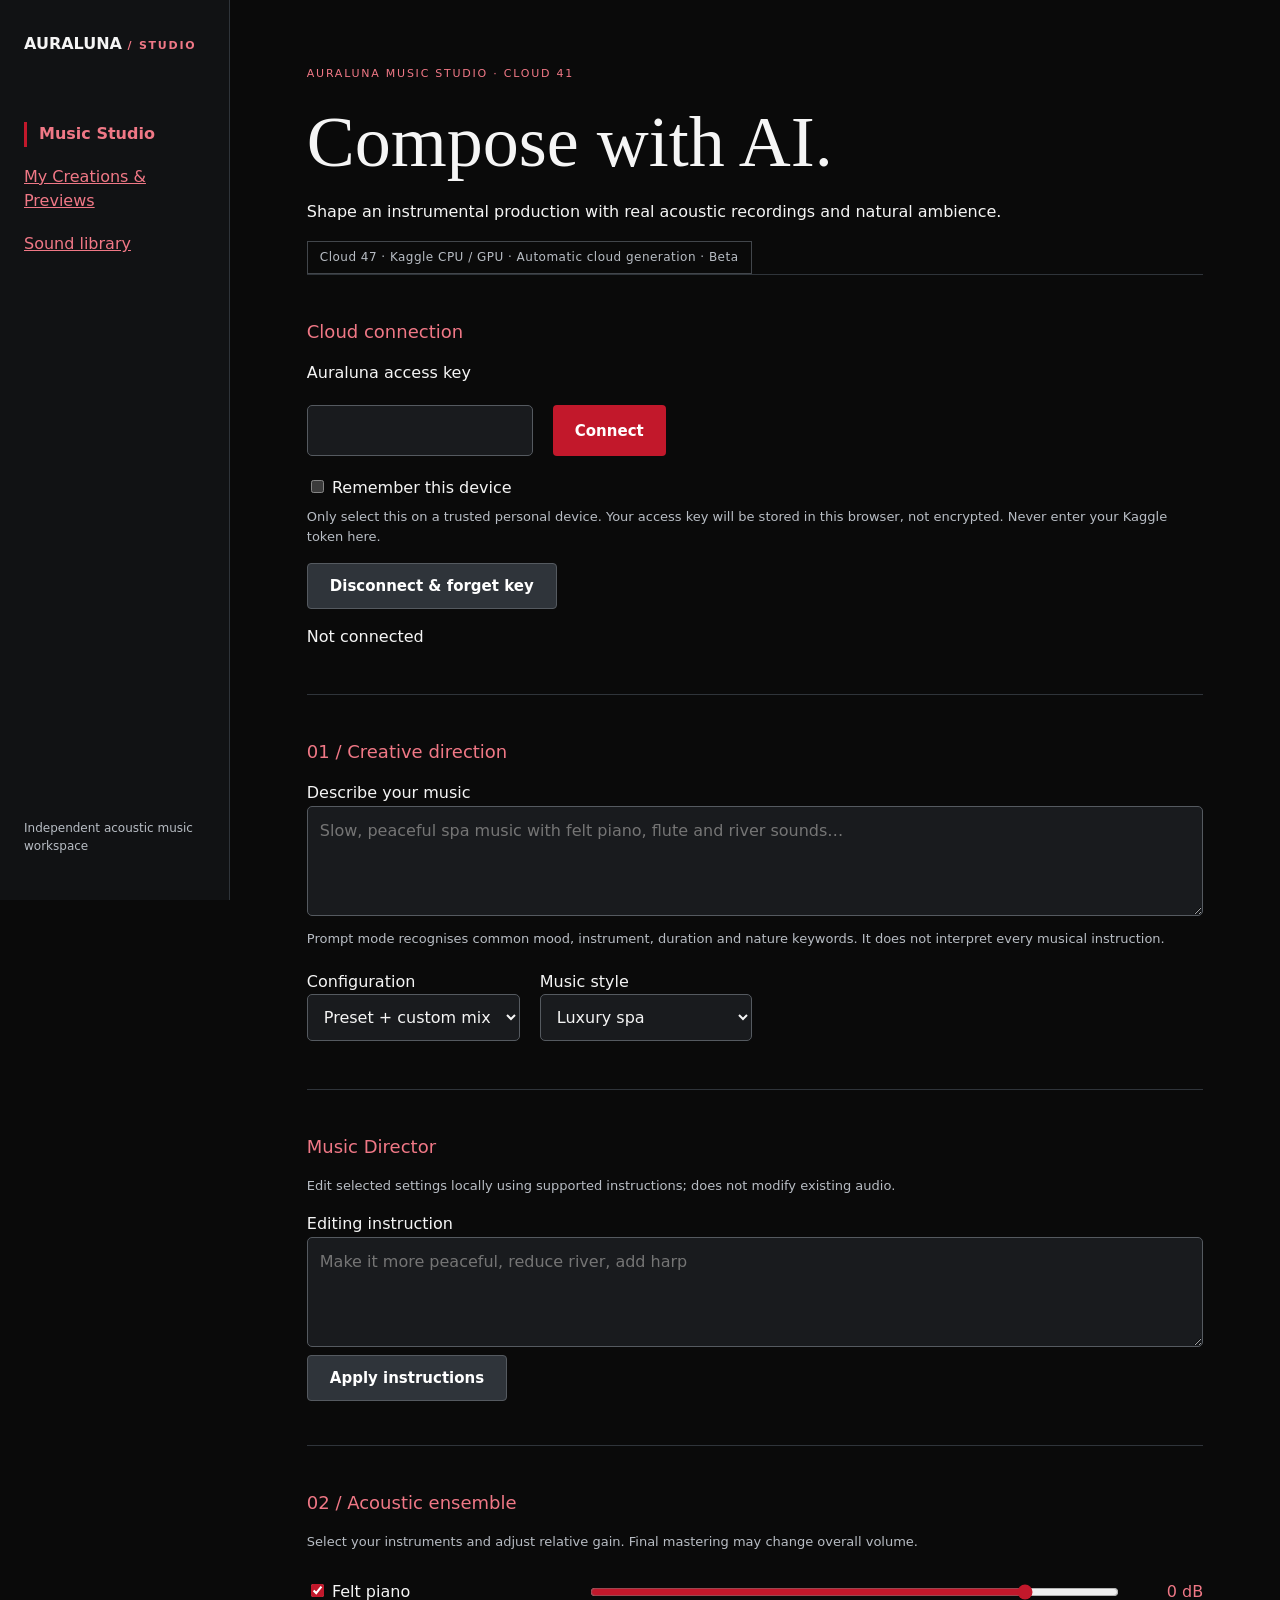
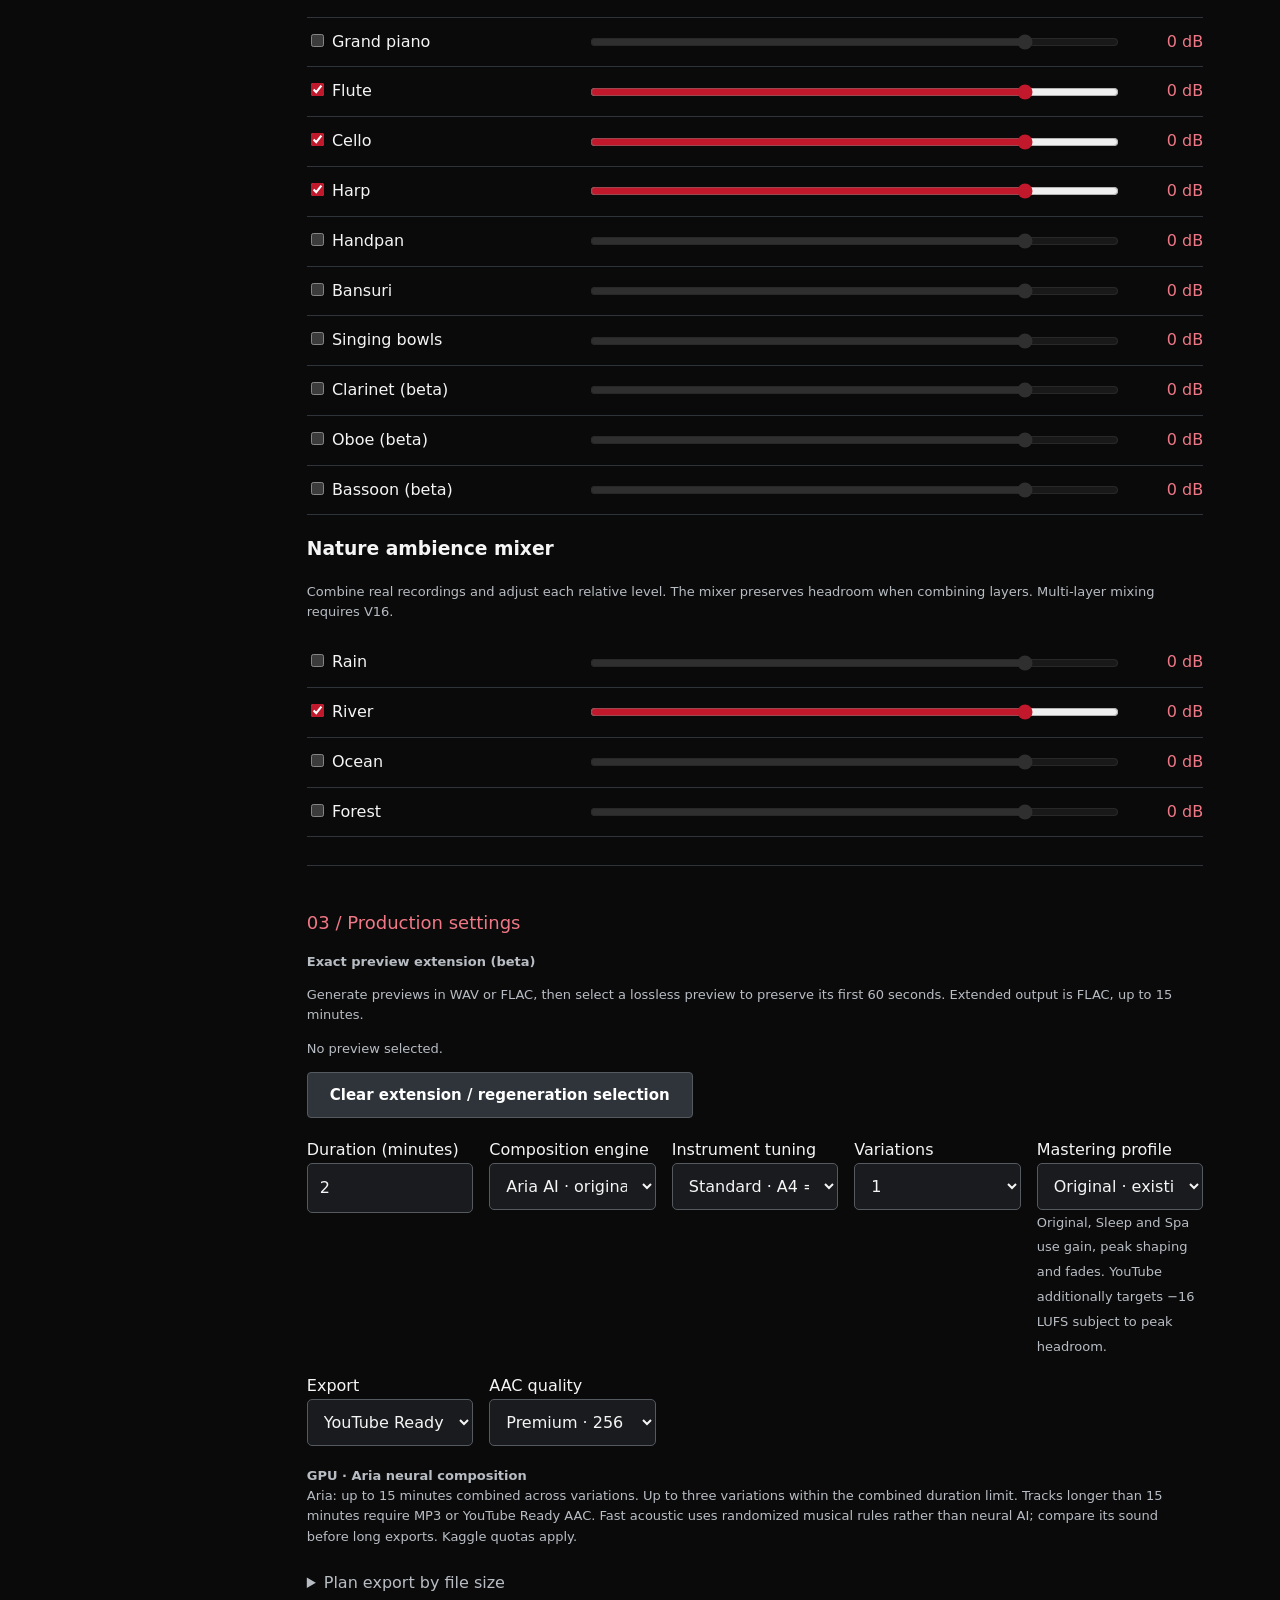
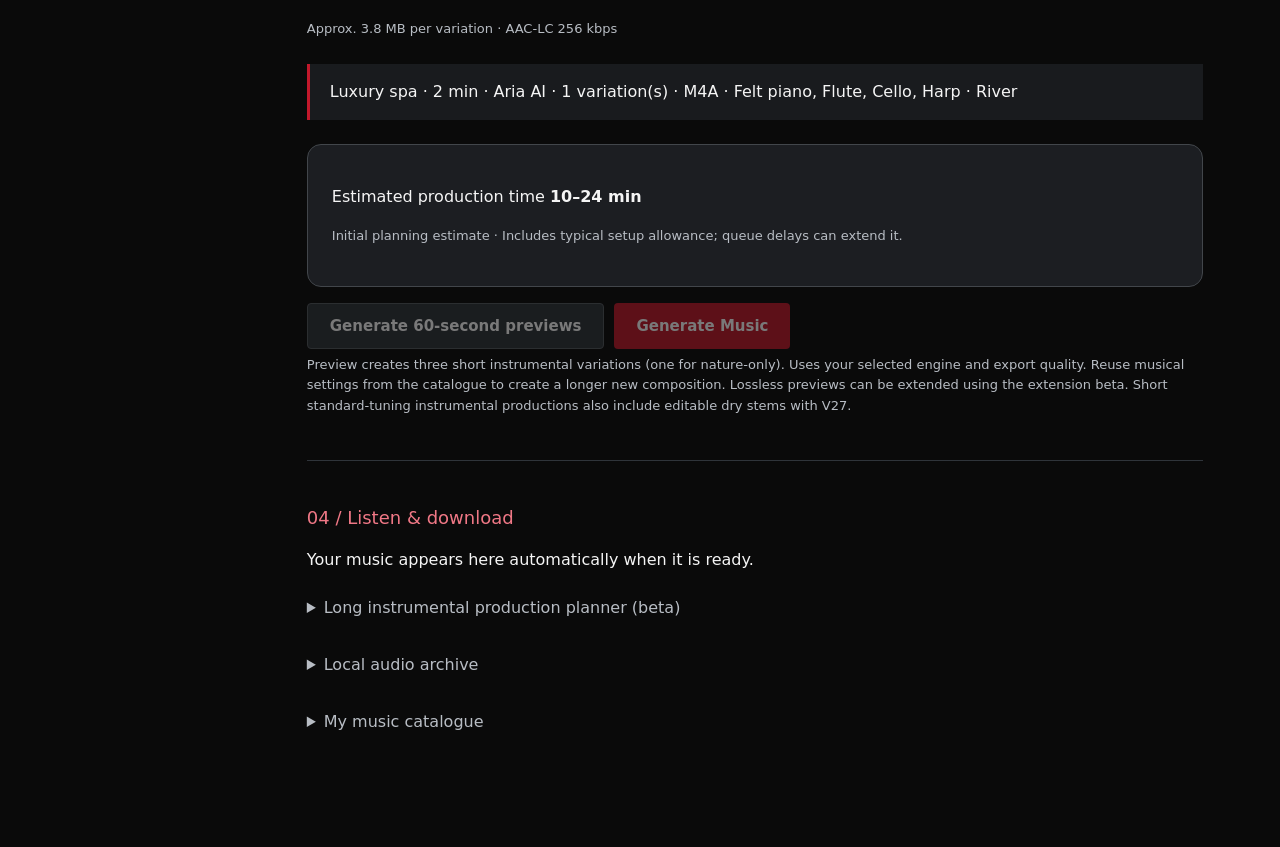
<file: index.html>
<!doctype html>
<html lang="en"><head><meta charset="utf-8"><meta name="viewport" content="width=device-width,initial-scale=1"><title>Auraluna Music Studio — Cloud 47</title><link rel="stylesheet" href="style.css"><link rel="stylesheet" href="src/v9-studio.css?v=cloud47"></head>
<body><aside><strong>AURALUNA <small>/ STUDIO</small></strong><nav><a href="index.html" aria-current="page">Music Studio</a><a href="index.html#listen">My Creations &amp; Previews</a><a href="library.html">Sound library</a></nav><p>Independent acoustic music workspace</p></aside>
<main class="v9-main"><header><span>AURALUNA MUSIC STUDIO · CLOUD 41</span><h1>Compose with AI.</h1><p>Shape an instrumental production with real acoustic recordings and natural ambience.</p><div class="v9-status">Cloud 47 · Kaggle CPU / GPU · Automatic cloud generation · Beta</div></header>
<section><h2>Cloud connection</h2><div id="credentials"><label for="access-key">Auraluna access key</label><div class="controls"><input id="access-key" type="password" autocomplete="off"><button type="button" id="connect">Connect</button></div><label><input type="checkbox" id="remember-device"> Remember this device</label><p class="hint">Only select this on a trusted personal device. Your access key will be stored in this browser, not encrypted. Never enter your Kaggle token here.</p></div><button type="button" id="disconnect" class="v9-secondary">Disconnect &amp; forget key</button><p id="cloud-status" role="status">Not connected</p></section><form id="v9-form"><section><h2>01 / Creative direction</h2><label for="prompt">Describe your music</label><textarea id="prompt" maxlength="2000" placeholder="Slow, peaceful spa music with felt piano, flute and river sounds…"></textarea><p class="hint">Prompt mode recognises common mood, instrument, duration and nature keywords. It does not interpret every musical instruction.</p><div class="controls"><label>Configuration<select id="mode"><option value="manual">Preset + custom mix</option><option value="prompt">Infer from prompt</option></select></label><label>Music style<select id="preset"></select></label></div></section>
<section><h2>Music Director</h2><p class="hint">Edit selected settings locally using supported instructions; does not modify existing audio.</p><label for="director-prompt">Editing instruction</label><textarea id="director-prompt" maxlength="1000" placeholder="Make it more peaceful, reduce river, add harp"></textarea><button type="button" id="director-apply" class="v9-secondary">Apply instructions</button><p id="director-status" role="status"></p></section><section id="mix-section"><h2>02 / Acoustic ensemble</h2><p class="hint">Select your instruments and adjust relative gain. Final mastering may change overall volume.</p><div id="instrument-mixer"></div><h3>Nature ambience mixer</h3><p class="hint">Combine real recordings and adjust each relative level. The mixer preserves headroom when combining layers. Multi-layer mixing requires V16.</p><div id="nature-mixer"></div></section>
<section><h2>03 / Production settings</h2><div class="hint"><strong>Exact preview extension (beta)</strong><p>Generate previews in WAV or FLAC, then select a lossless preview to preserve its first 60 seconds. Extended output is FLAC, up to 15 minutes.</p><p id="extension-status" role="status">No preview selected.</p><button id="extension-clear" type="button" class="v9-secondary">Clear extension / regeneration selection</button></div><div class="v9-settings"><label>Duration (minutes)<input id="duration" type="number" min=".25" max="15" step=".25" value="2" required></label><label>Composition engine<select id="composition-engine"><option value="aria">Aria AI · original neural composition</option><option value="fast">Fast acoustic · experimental tonal composer</option><option value="studio">Studio Premium · evolving acoustic composition (beta)</option></select></label><label id="composition-style-row" hidden>Composition style<select id="composition-style"><option value="independent">Independent sections · fresh musical ideas</option><option value="thematic">Recurring theme · evolving motifs</option></select></label><label id="seed-row" hidden>Composition seed (optional)<input id="composition-seed" maxlength="48" pattern="[A-Za-z0-9]{1,48}" placeholder="Blank = fresh music"><span class="hint">Same seed and settings aim to reproduce a acoustic arrangement. Exact audio and preview extension are not guaranteed.</span><select id="seed-variation" aria-label="Seed variation"><option value="1">Variation 1</option><option value="2">Variation 2</option><option value="3">Variation 3</option></select></label><label id="tuning-row">Instrument tuning<select id="tuning"><option value="standard">Standard · A4 = 440 Hz</option><option value="a432">A4 = 432 Hz · gentle lower pitch</option><option value="c528">C5 = 528 Hz · reference pitch</option></select></label><label>Variations<select id="variations"><option>1</option><option>2</option><option>3</option></select></label><label>Mastering profile<select id="mastering"><option value="original">Original · existing sound</option><option value="sleep">Deep sleep · softer dynamics</option><option value="spa">Luxury spa · gentle fades</option><option value="youtube">YouTube · peak-constrained loudness normalisation</option></select><span class="hint">Original, Sleep and Spa use gain, peak shaping and fades. YouTube additionally targets −16 LUFS subject to peak headroom.</span></label><label>Export<select id="format"><option value="m4a" selected>YouTube Ready · AAC (.m4a)</option><option value="mp3">Premium MP3 · 320 kbps</option><option value="flac">FLAC · 24-bit export</option><option value="wav">WAV · 24-bit export</option></select></label><label id="aac-mode-row">AAC quality<select id="aac-mode"><option value="premium" selected>Premium · 256 kbps</option><option value="balanced">Balanced · 192 kbps</option><option value="vbr">Optimised · high-quality VBR (experimental)</option></select></label><input id="job" type="hidden"></div><label id="infer-duration-row"><input type="checkbox" id="infer-duration"> Infer duration from prompt</label><p class="hint"><strong id="compute-plan" aria-live="polite">GPU · Aria neural composition</strong><br><span id="duration-limit">Instrumental: up to 15 minutes.</span> Up to three variations within the combined duration limit. Tracks longer than 15 minutes require MP3 or YouTube Ready AAC. Fast acoustic uses randomized musical rules rather than neural AI; compare its sound before long exports. Kaggle quotas apply.</p><details><summary>Plan export by file size</summary><label>Target MB per track<input type="number" id="target-mb" min="1" value="100"></label><button type="button" id="target-apply" class="v9-secondary">Choose highest bitrate that fits</button><p id="target-status" role="status"></p></details><p class="hint" id="file-size-estimate" aria-live="polite">—</p><div class="summary" id="summary" aria-live="polite"></div><div class="v9-result"><p>Estimated production time <strong id="estimate-time" aria-live="polite">—</strong></p><p class="hint" id="estimate-basis"></p></div><div class="v9-actions"><button type="submit" id="preview" class="v9-secondary" formnovalidate disabled>Generate 60-second previews</button><button type="submit" id="generate" disabled>Generate Music</button></div><p class="hint">Preview creates three short instrumental variations (one for nature-only). Uses your selected engine and export quality. Reuse musical settings from the catalogue to create a longer new composition. Lossless previews can be extended using the extension beta. Short standard-tuning instrumental productions also include editable dry stems with V27.</p><div id="production-panel" class="v9-result" hidden><h3>Production status</h3><p id="production-status" role="status" aria-live="polite"></p><progress id="production-progress" aria-label="Production running"></progress><div class="v9-timing"><span>Requested music length <strong id="requested-duration">—</strong></span><span>Music style <strong id="requested-style">—</strong></span><span>Format <strong id="requested-format">—</strong></span><span>Composition style <strong id="requested-composition">—</strong></span><span>Compute requested <strong id="requested-compute">—</strong></span><span><span id="estimate-caption">Original estimate</span> <strong id="requested-estimate">—</strong></span><span>Estimated remaining <strong id="remaining-estimate">—</strong></span><span>Elapsed time (browser observed) <strong id="elapsed-time">—</strong></span><span>Last checked <strong id="last-check">—</strong></span></div><div class="v9-actions"><button type="button" id="check-status" class="v9-secondary">Check status</button><button type="button" id="production-details" class="v9-secondary">Production details</button></div></div></section></form>
<section id="listen"><h2>04 / Listen & download</h2><p>Your music appears here automatically when it is ready.</p><div id="players"></div><details><summary>Long instrumental production planner (beta)</summary><p class="hint">Plan 2–12 hours as individual one-hour tracks. Submit parts manually or explicitly start a sequential queue while this tab remains open. Each part consumes Kaggle quota. After all parts are complete, choose original-quality packet joining or smooth transitions. Smooth mode uses one extra encode and shortens duration by 12 seconds per join.</p><label>Planned hours<input id="long-plan-hours" type="number" min="2" max="12" step="1" value="12"></label><div class="v9-actions"><button id="long-plan-create" type="button">Create long plan from current settings</button><button id="long-plan-auto" type="button">Start sequential queue</button><button id="long-plan-pause" type="button" disabled>Pause queue</button><button id="long-plan-refresh" type="button">Refresh plan</button><label>Assembly method<select id="long-join-mode"><option value="copy">Original quality · no re-encoding</option><option value="smooth">Smooth transitions · 12-second crossfades</option></select></label><button id="long-plan-join" type="button">Join completed parts</button><button id="long-plan-recover-join" type="button">Recover assembly ID</button></div><p id="long-plan-status" role="status"></p><div id="long-plan-list"></div></details><details><summary>Local audio archive</summary><p class="hint">Saved audio stays in this browser and can be downloaded even when remote output expires. Browser storage is not a permanent backup.</p><div class="v9-actions"><button type="button" id="archive-refresh">Refresh archive</button><button type="button" id="archive-persist">Request persistent storage</button></div><p id="archive-status" role="status"></p><div id="archive-list"></div><hr><h3>Private cloud audio archive</h3><p class="hint">Optional private R2 storage. Save audio and its production and licence reports independently of Kaggle retention. Storage charges may apply.</p><button type="button" id="cloud-archive-refresh">List cloud audio</button><p id="cloud-archive-status" role="status"></p><p id="cloud-archive-usage">Refresh to check bucket usage.</p><progress id="cloud-archive-meter" value="0" max="9000000000" aria-label="Cloud archive storage used"></progress><p class="hint">9 GB bucket safeguard; 8 GB warning. Other R2 buckets and account-wide operations are not included. No automatic deletion.</p><div id="cloud-archive-list"></div></details><details><summary>My music catalogue</summary><p class="hint">Catalogue metadata is stored in this browser. Remote Kaggle audio is not permanently archived. Download important audio and licence reports separately.</p><div class="controls"><label>Search music<input id="library-search" type="search" placeholder="Title, notes, engine or production ID"></label><label>Show<select id="library-filter"><option value="all">All productions</option><option value="ready">Completed</option><option value="favorites">Favourites</option></select></label></div><div class="v9-actions"><button type="button" id="library-export" class="v9-secondary">Export catalogue backup</button><label>Restore catalogue<input type="file" id="library-import" accept=".json,application/json"></label></div><p id="library-count" aria-live="polite"></p><p id="library-status" role="status"></p><div id="history" class="v9-history"></div><details><summary>Recover a production</summary><label for="existing-slug">Production ID</label><div class="controls"><input id="existing-slug" placeholder="Production ID"><button type="button" id="check-job">Retrieve production</button></div></details></details></section>
</main><script type="module" src="src/v9-studio.mjs?v=cloud47"></script></body></html>
</file>
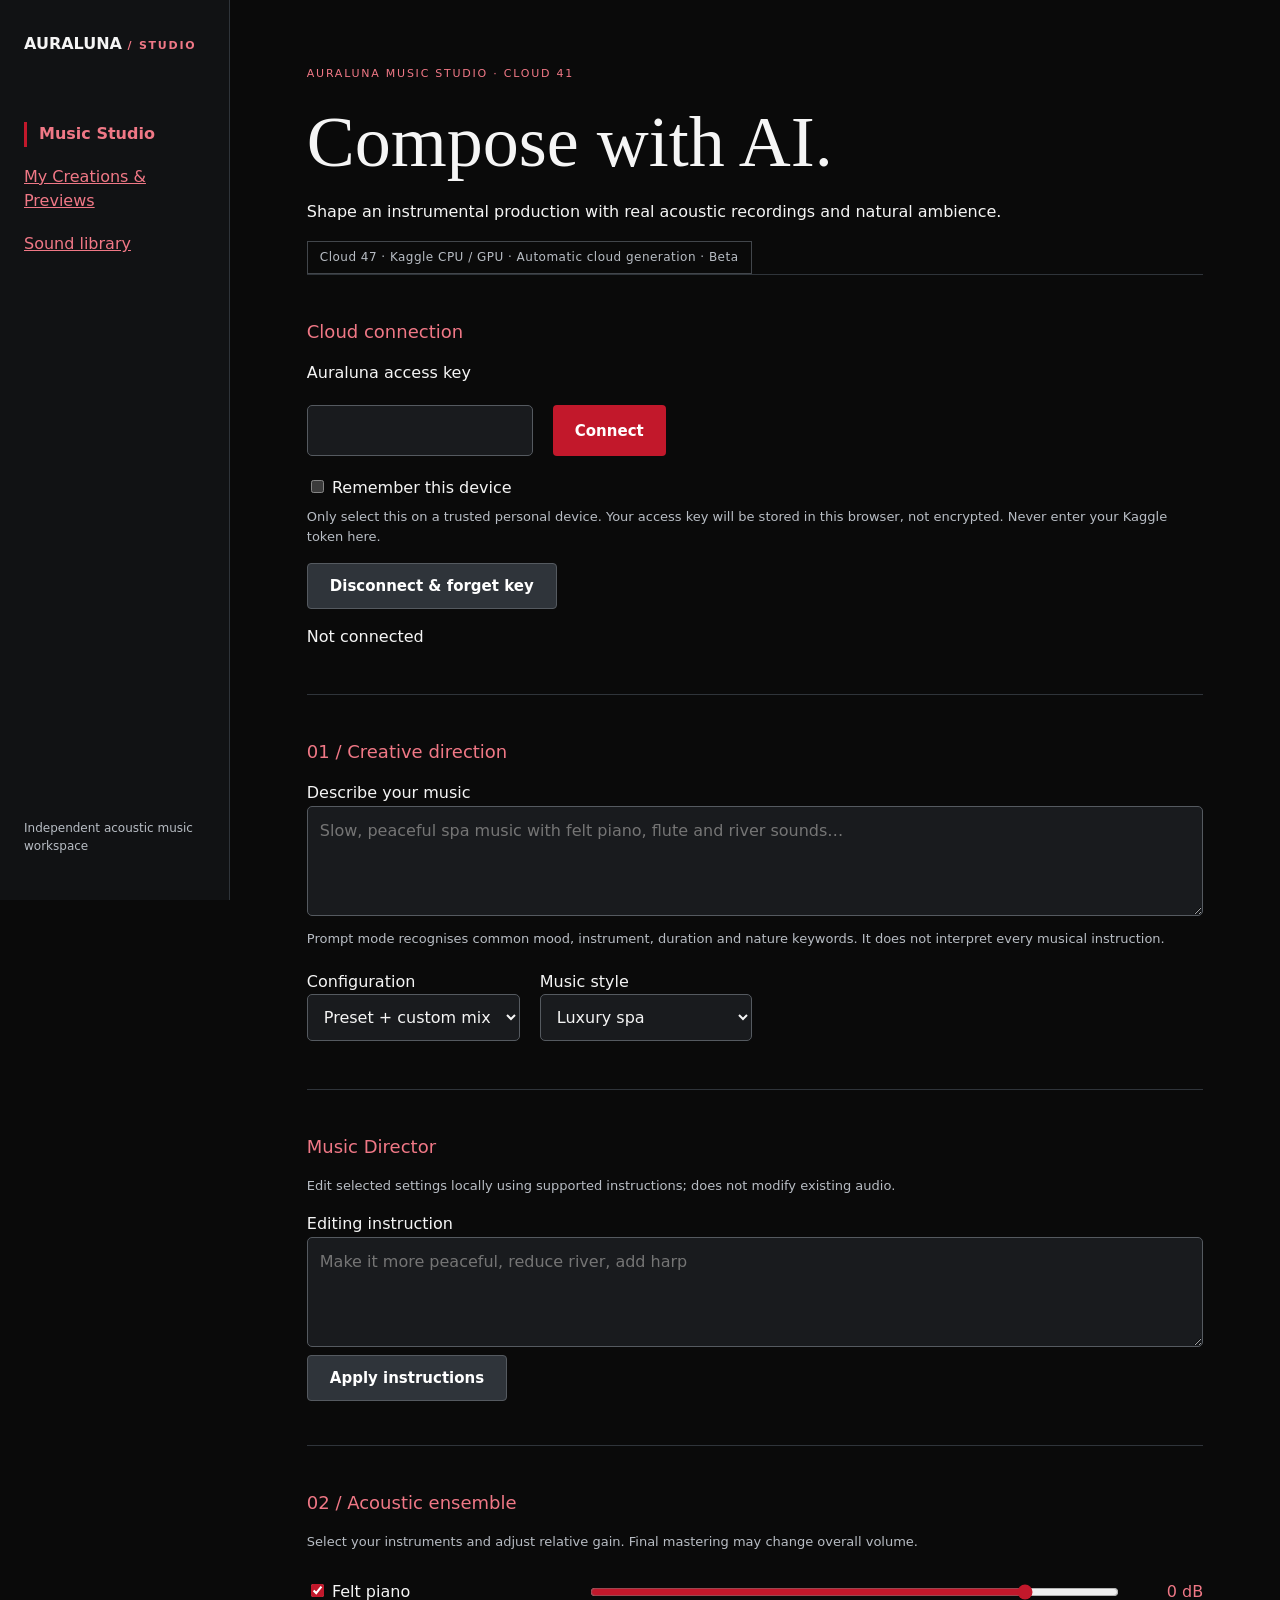
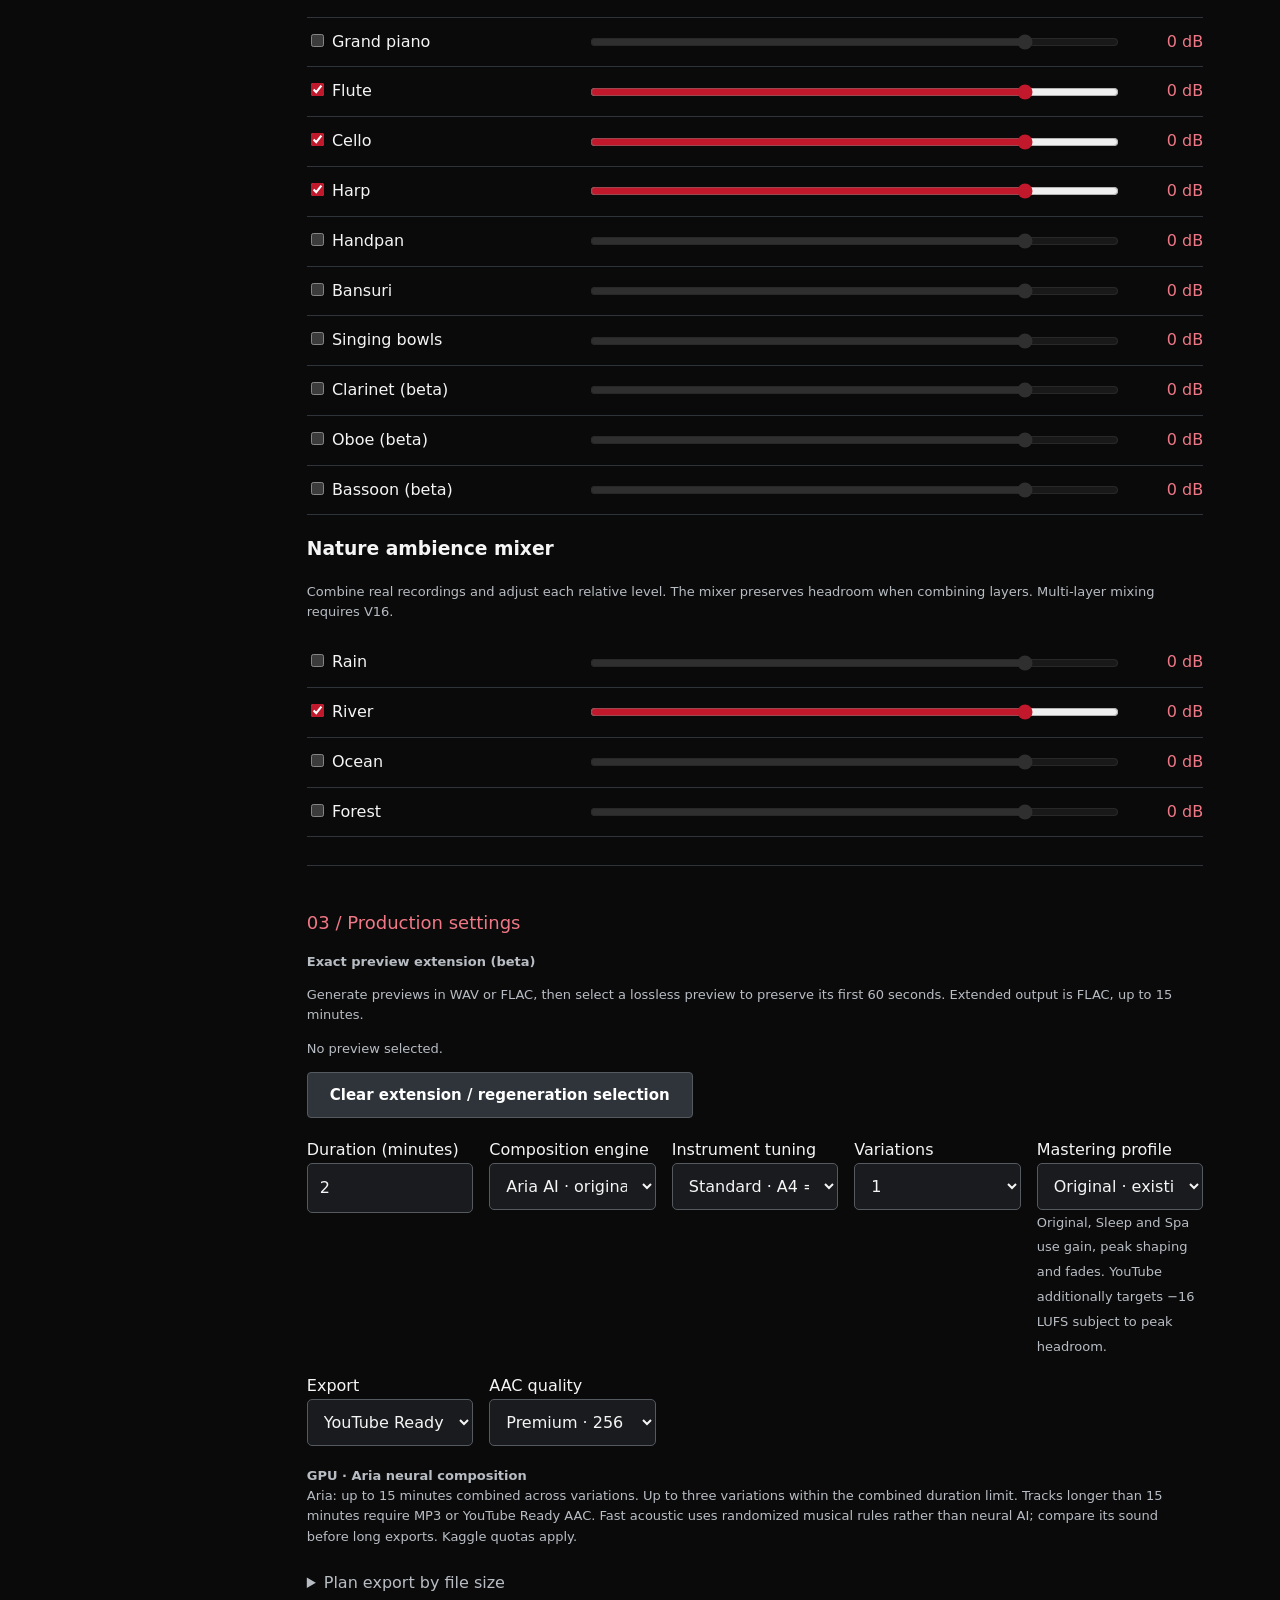
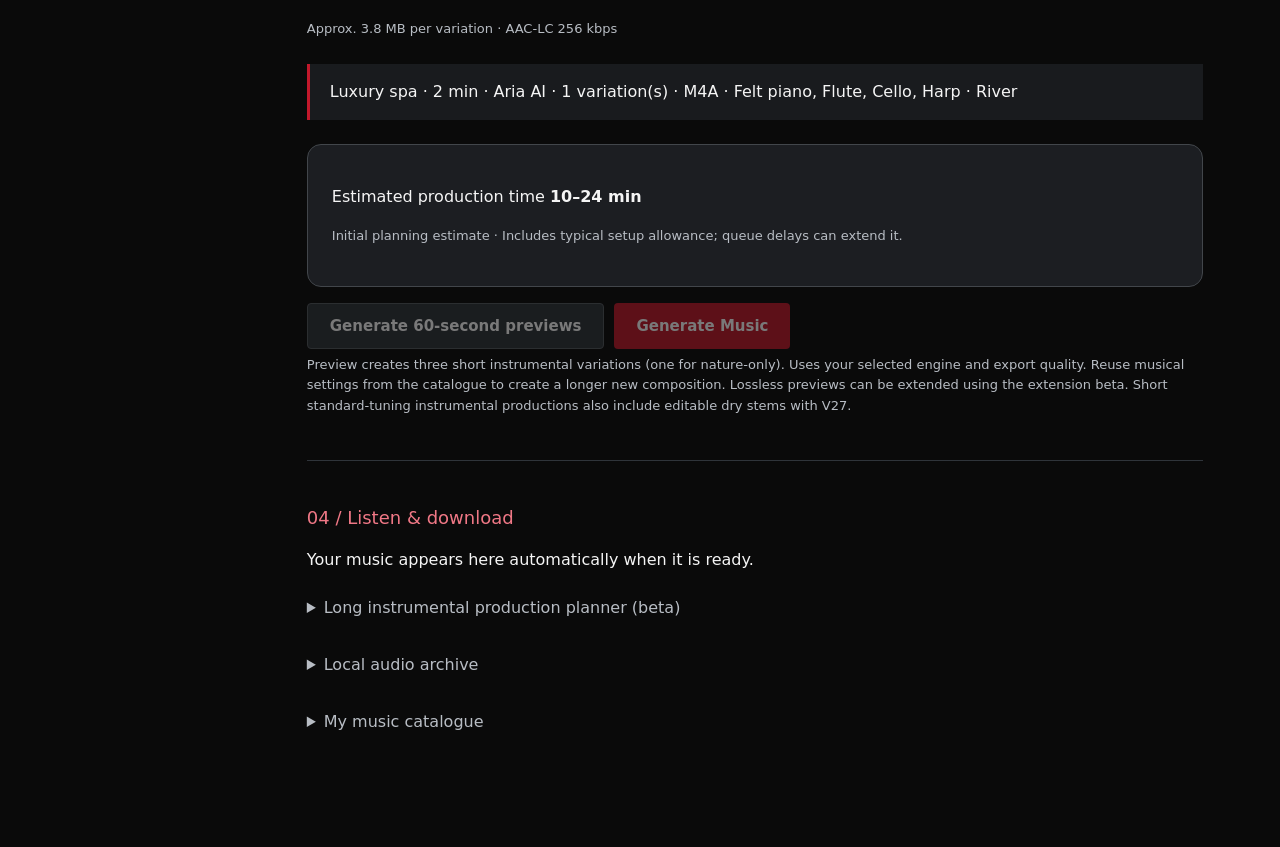
<file: ai.html>
<!doctype html><html lang="en"><head><meta charset="utf-8"><meta name="viewport" content="width=device-width,initial-scale=1"><title>AI Music — Auraluna</title><link rel="canonical" href="index.html"><meta http-equiv="refresh" content="0;url=index.html"></head><body><p>This studio has moved to the current Auraluna Music Studio. <a href="index.html">Open Cloud 33</a>.</p><script>location.replace("index.html"+location.search+(location.hash==="#results"?"#listen":location.hash||""));</script></body></html>
</file>
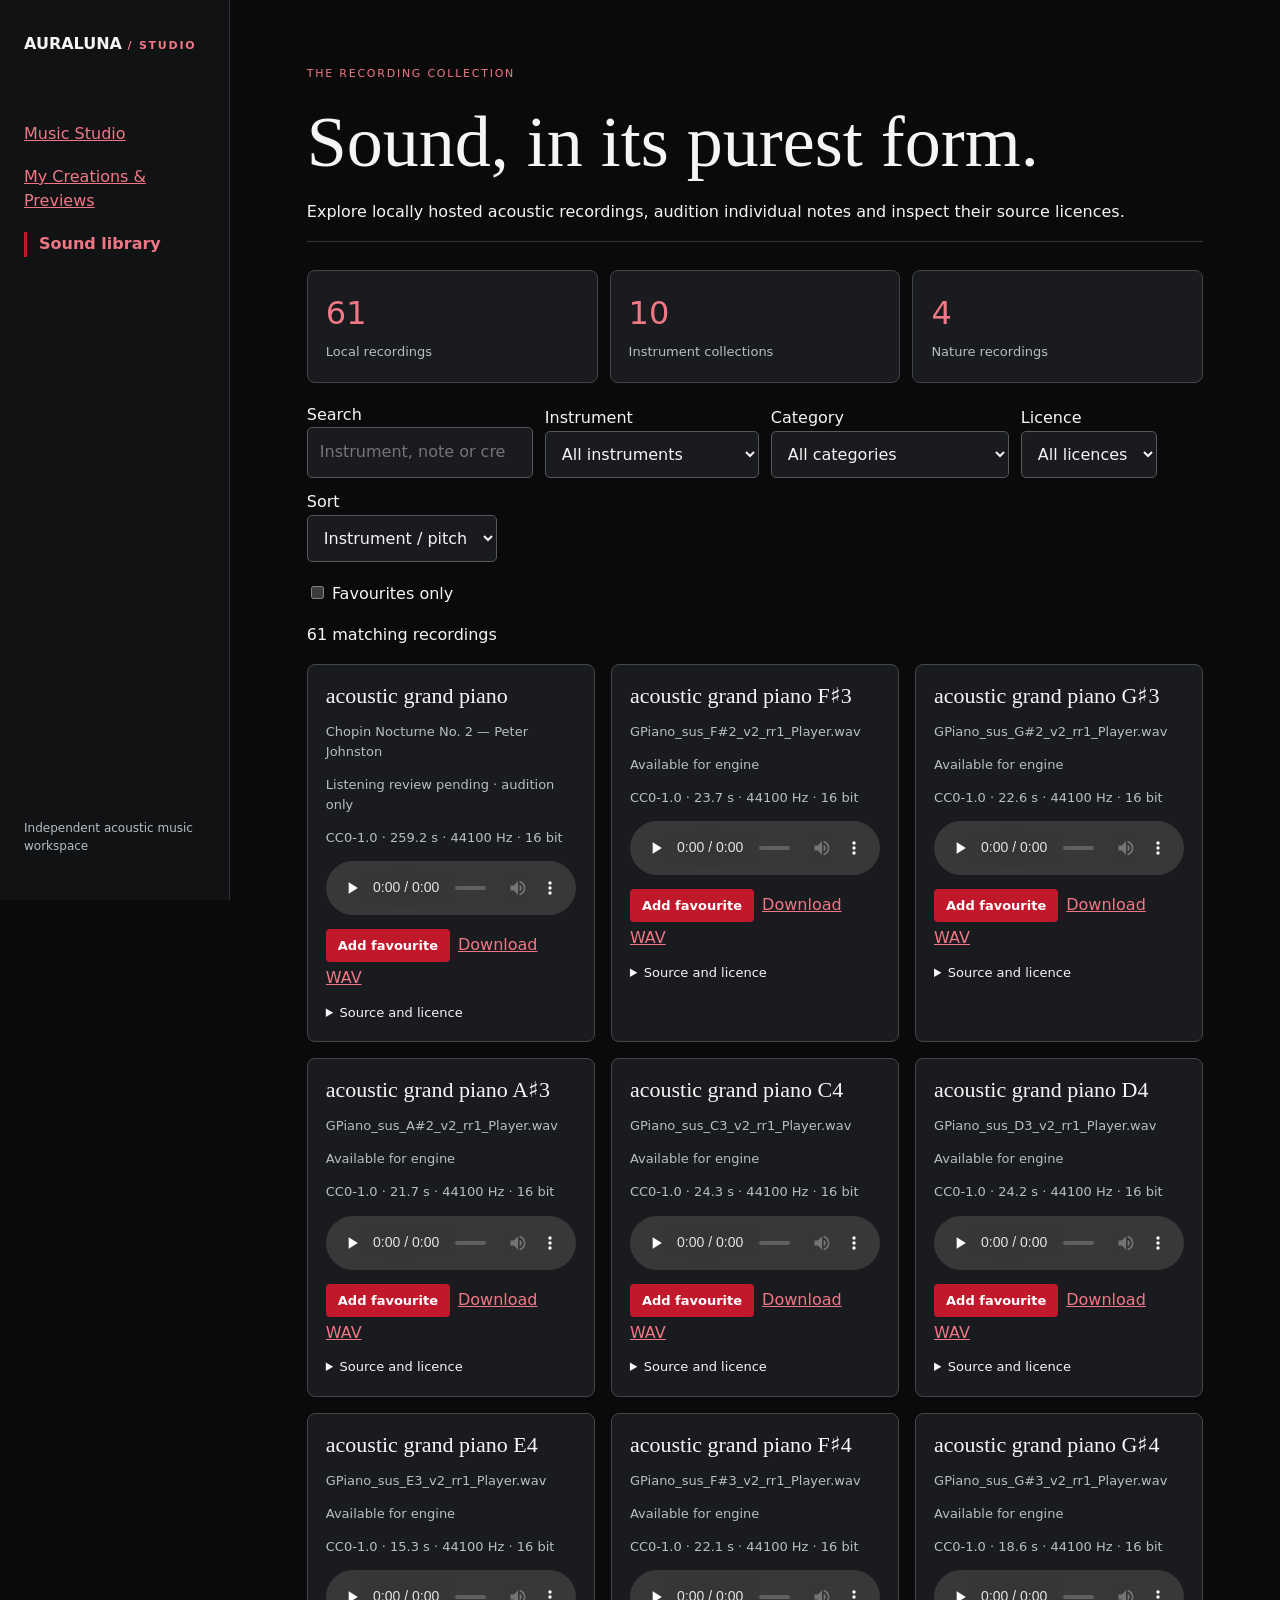
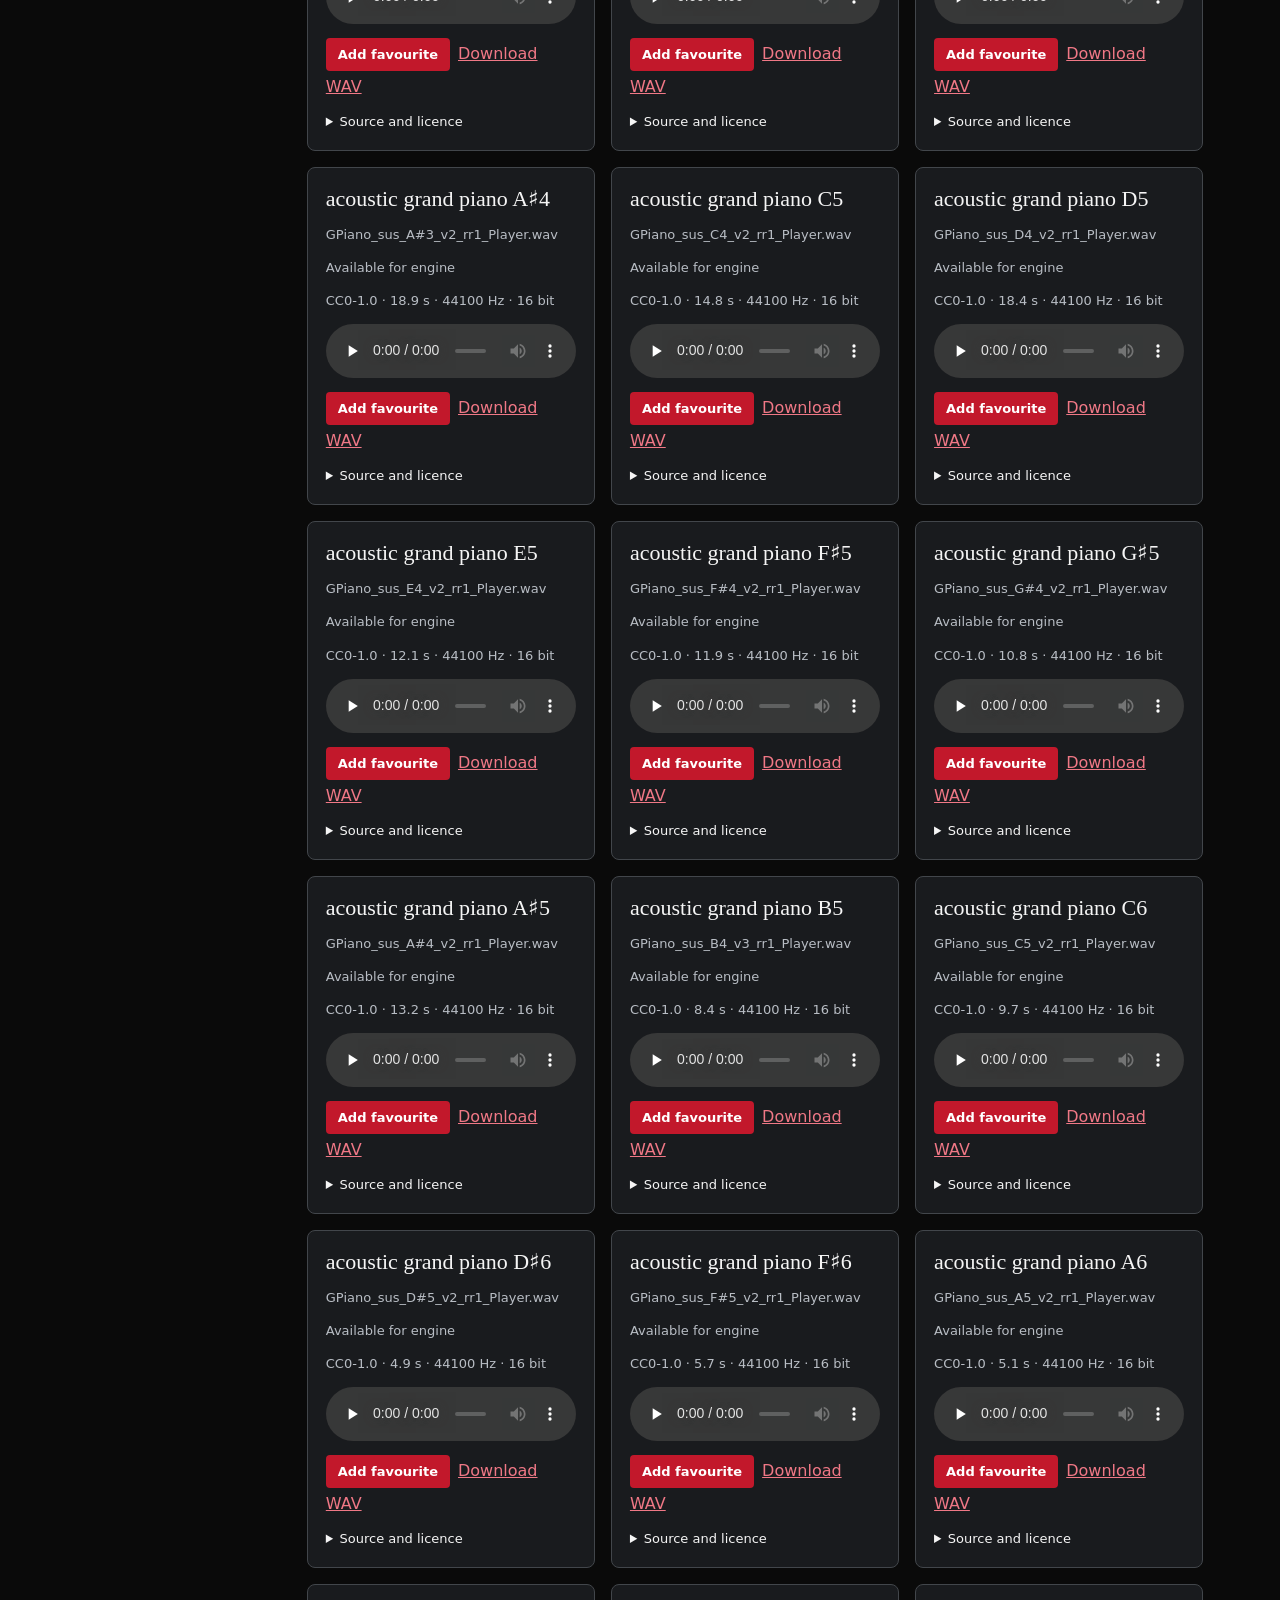
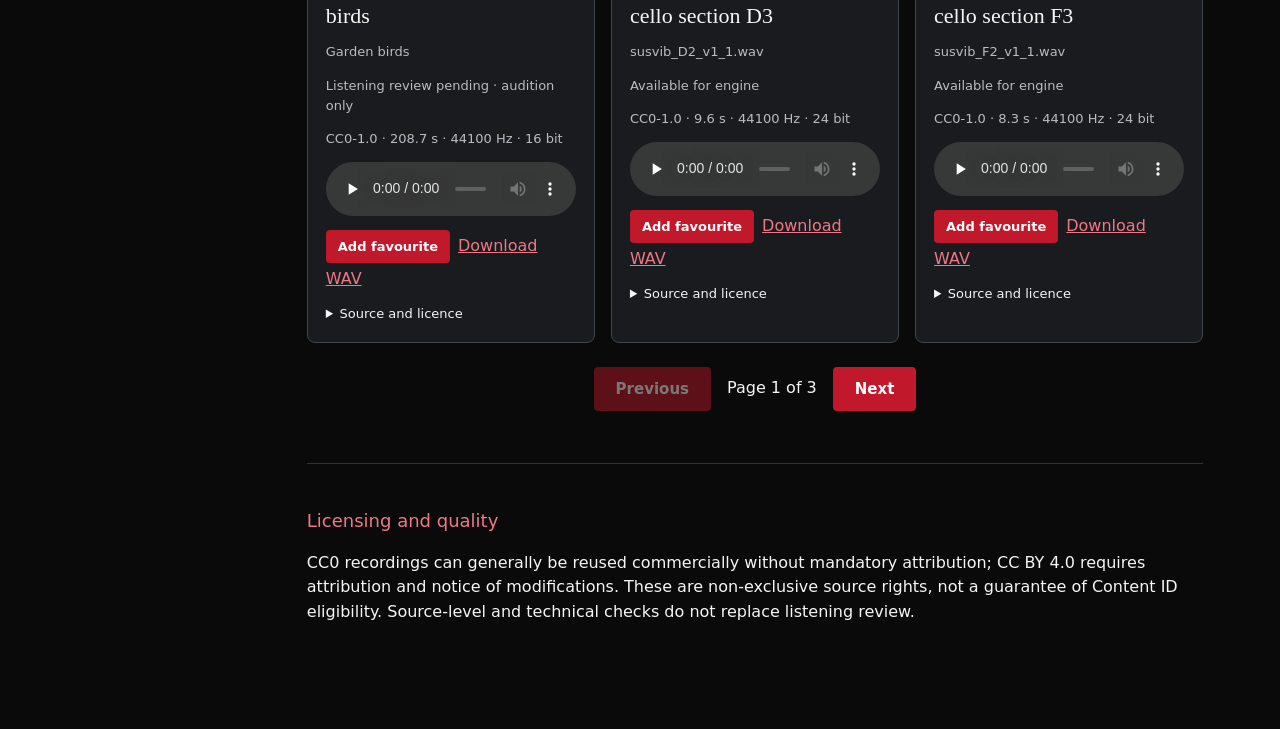
<file: library.html>
<!doctype html><html lang="en"><head><meta charset="utf-8"><meta name="viewport" content="width=device-width,initial-scale=1"><title>Sound Library — Auraluna</title><link rel="stylesheet" href="style.css"></head><body><aside><strong>AURALUNA <small> / STUDIO</small></strong><nav><a href="index.html">Music Studio</a><a href="index.html#listen">My Creations &amp; Previews</a><a href="library.html" aria-current="page">Sound library</a></nav><p>Independent acoustic music workspace</p></aside><main class="library-main"><header><span>THE RECORDING COLLECTION</span><h1>Sound, in its purest form.</h1><p>Explore locally hosted acoustic recordings, audition individual notes and inspect their source licences.</p></header><section><div class="library-stats" id="stats"></div><div class="controls library-filters"><label>Search<input id="query" type="search" placeholder="Instrument, note or creator"></label><label>Instrument<select id="instrument"><option value="">All instruments</option></select></label><label>Category<select id="kind"><option value="">All categories</option><option value="note">Instrument notes</option><option value="composition">Recorded performances</option><option value="phrase">Musical phrases</option><option value="texture">Sustained textures</option><option value="nature">Nature sounds</option><option value="phrase">Musical phrases</option><option value="texture">Textures</option></select></label><label>Licence<select id="license"><option value="">All licences</option><option>CC0-1.0</option><option>CC-BY-4.0</option></select></label><label>Sort<select id="sort"><option value="instrument">Instrument / pitch</option><option value="duration">Longest first</option><option value="title">Name</option></select></label></div><label><input type="checkbox" id="favorites"> Favourites only</label><p id="status" role="status" aria-live="polite">Loading collection…</p><div id="records" class="record-grid"></div><div class="pagination"><button id="prev">Previous</button><span id="page"></span><button id="next">Next</button></div></section><section><h2>Licensing and quality</h2><p>CC0 recordings can generally be reused commercially without mandatory attribution; CC BY 4.0 requires attribution and notice of modifications. These are non-exclusive source rights, not a guarantee of Content ID eligibility. Source-level and technical checks do not replace listening review.</p></section></main><script type="module" src="src/library-page.mjs"></script></body></html>
</file>
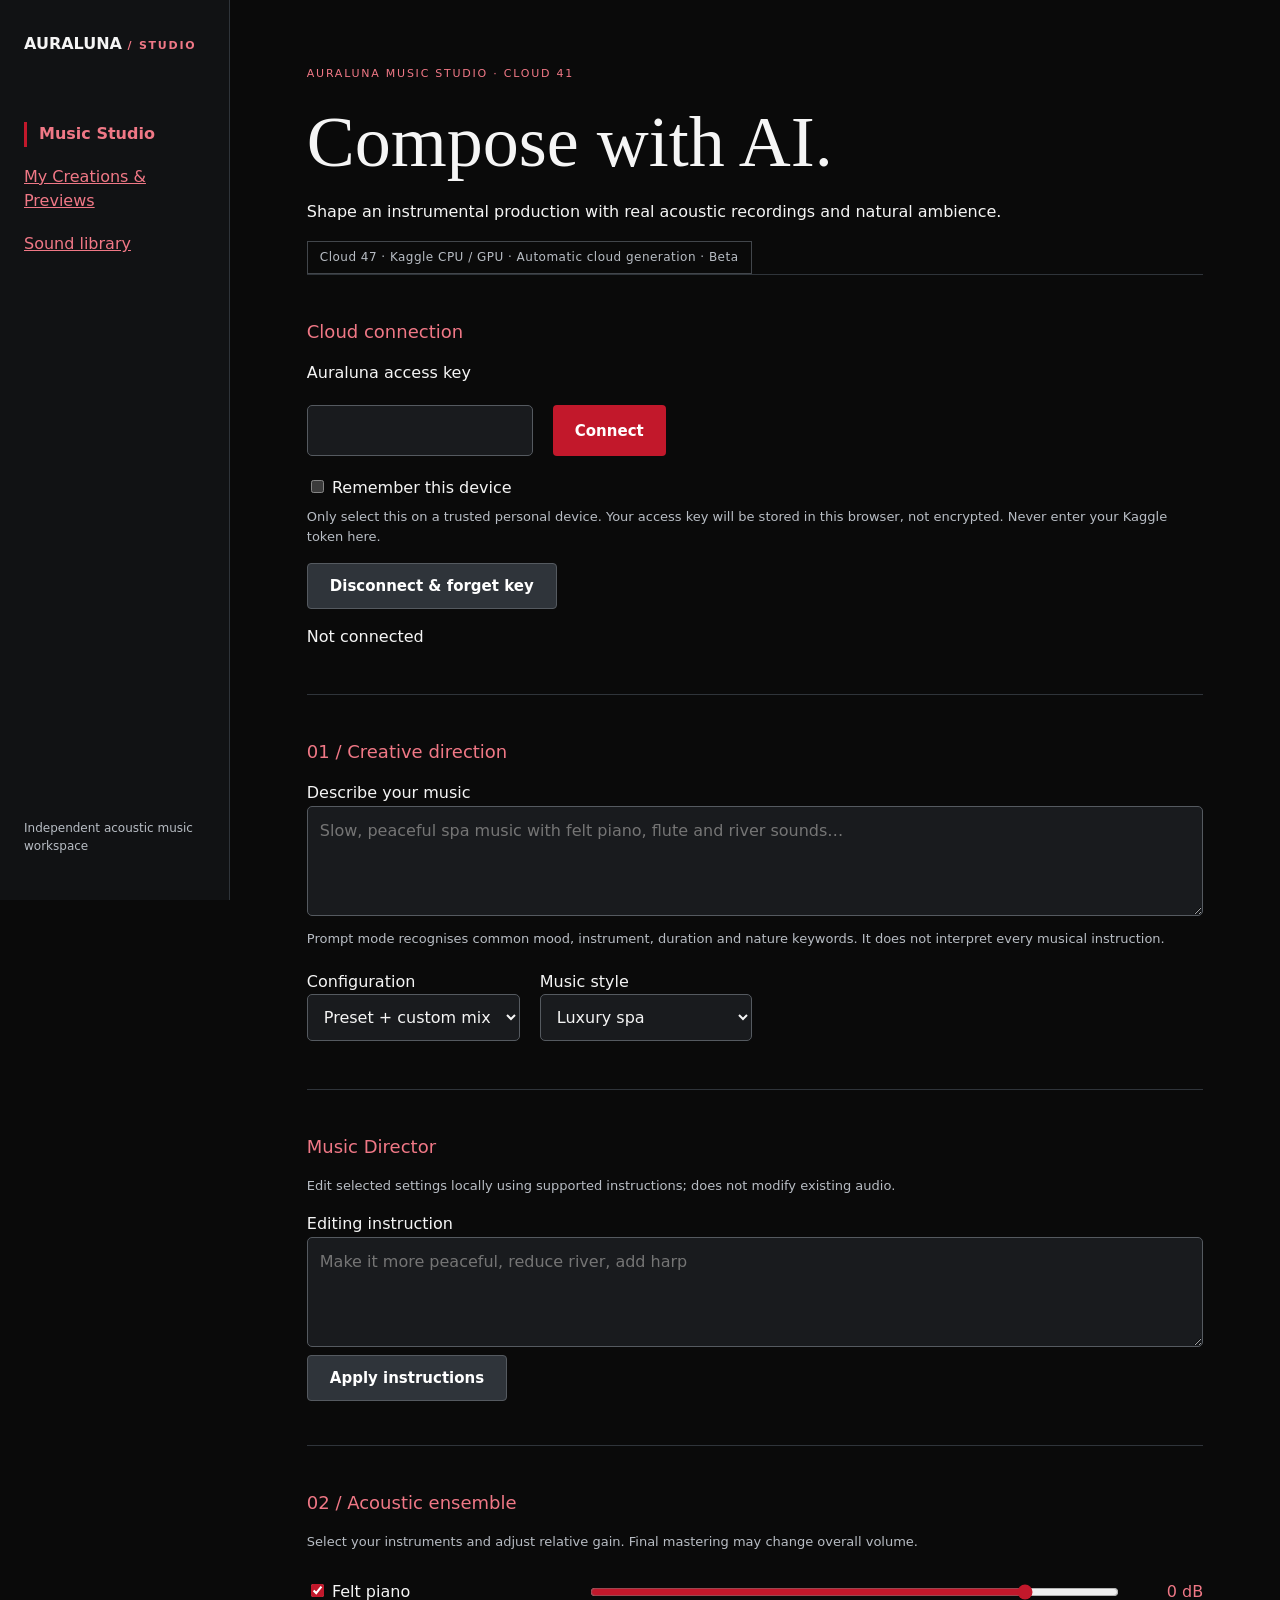
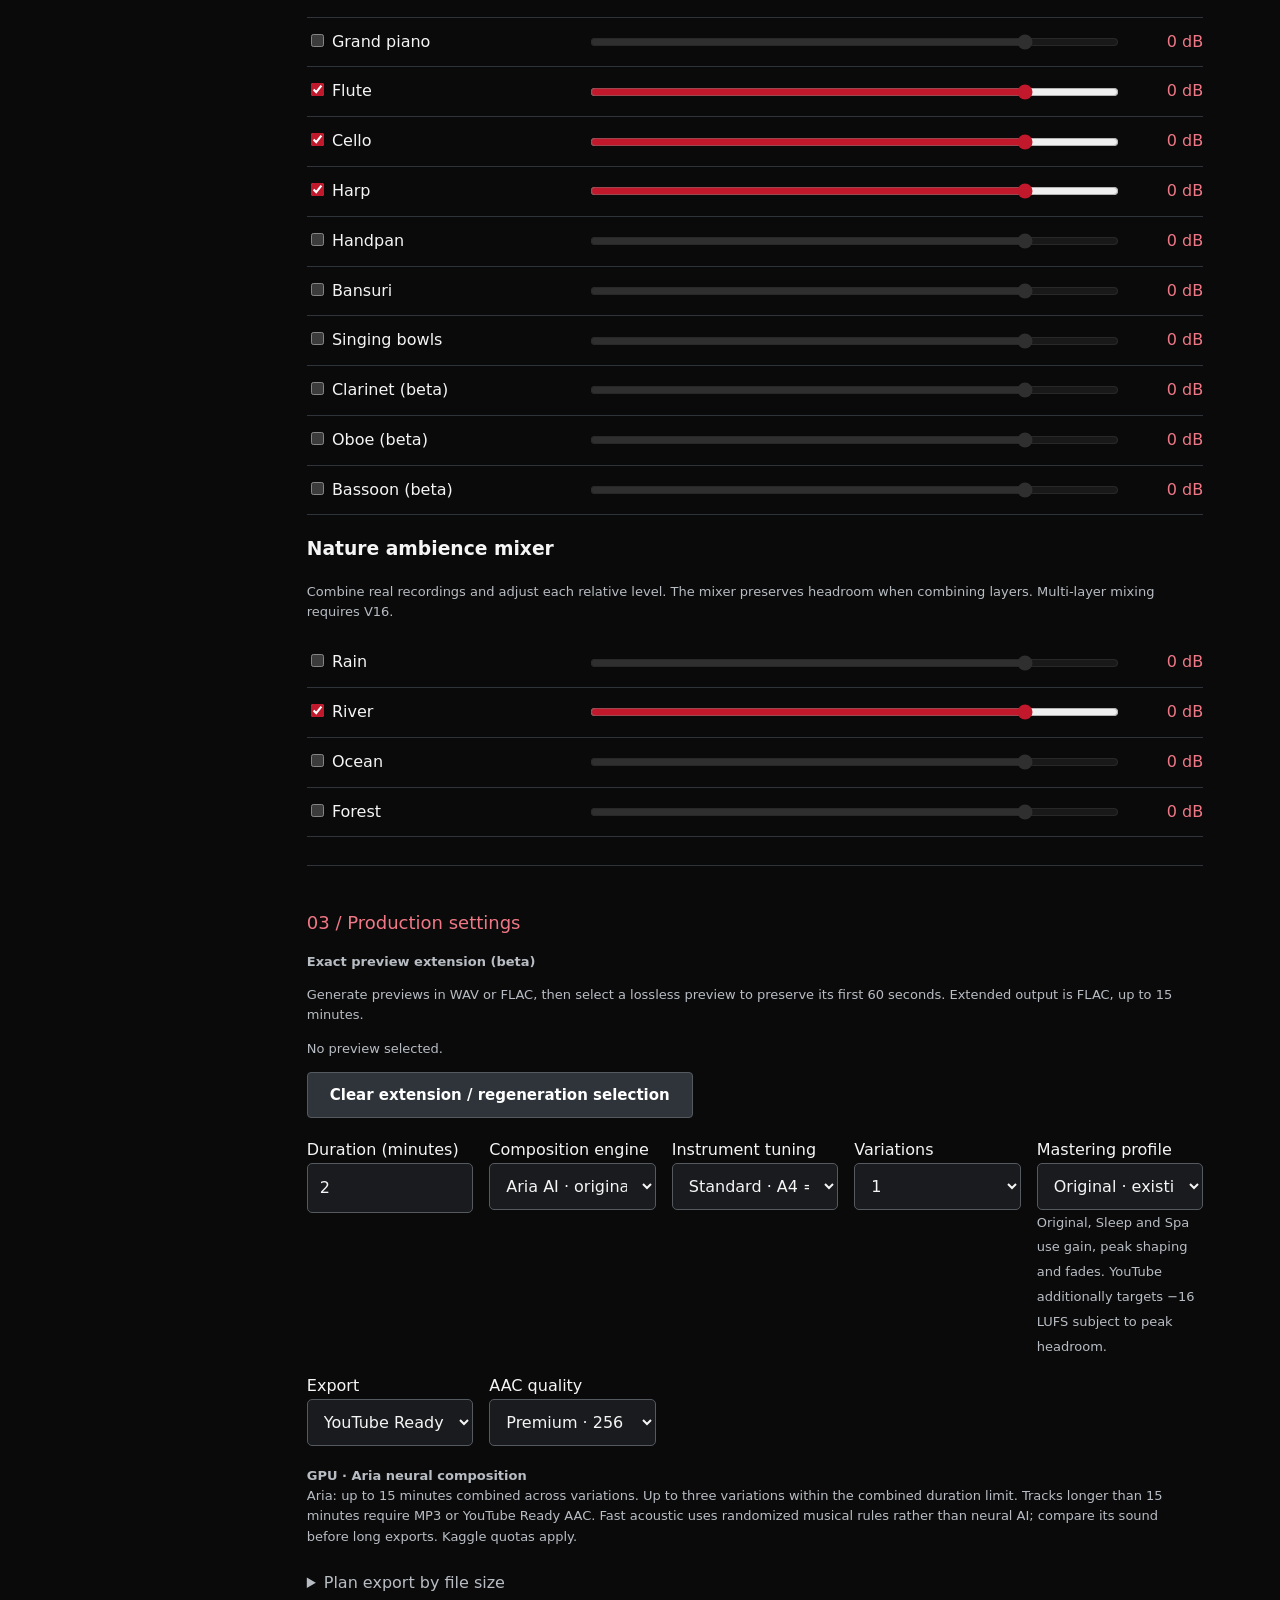
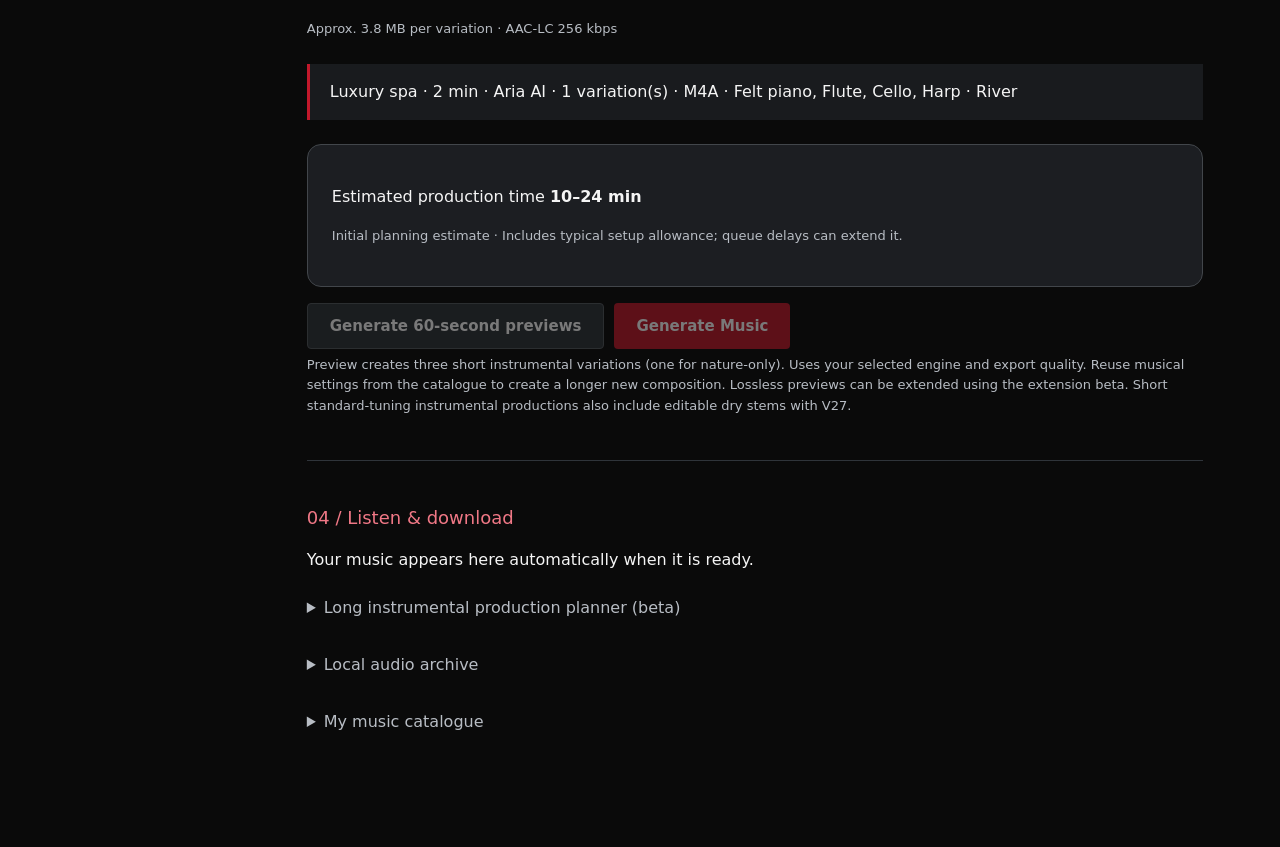
<file: projects.html>
<!doctype html><html lang="en"><head><meta charset="utf-8"><meta name="viewport" content="width=device-width,initial-scale=1"><title>My Creations — Auraluna</title><link rel="canonical" href="index.html"><meta http-equiv="refresh" content="0;url=index.html#listen"></head><body><p>This studio has moved to the current Auraluna Music Studio. <a href="index.html#listen">Open Cloud 33</a>.</p><script>location.replace("index.html"+location.search+(location.hash==="#results"?"#listen":location.hash||"#listen"));</script></body></html>
</file>
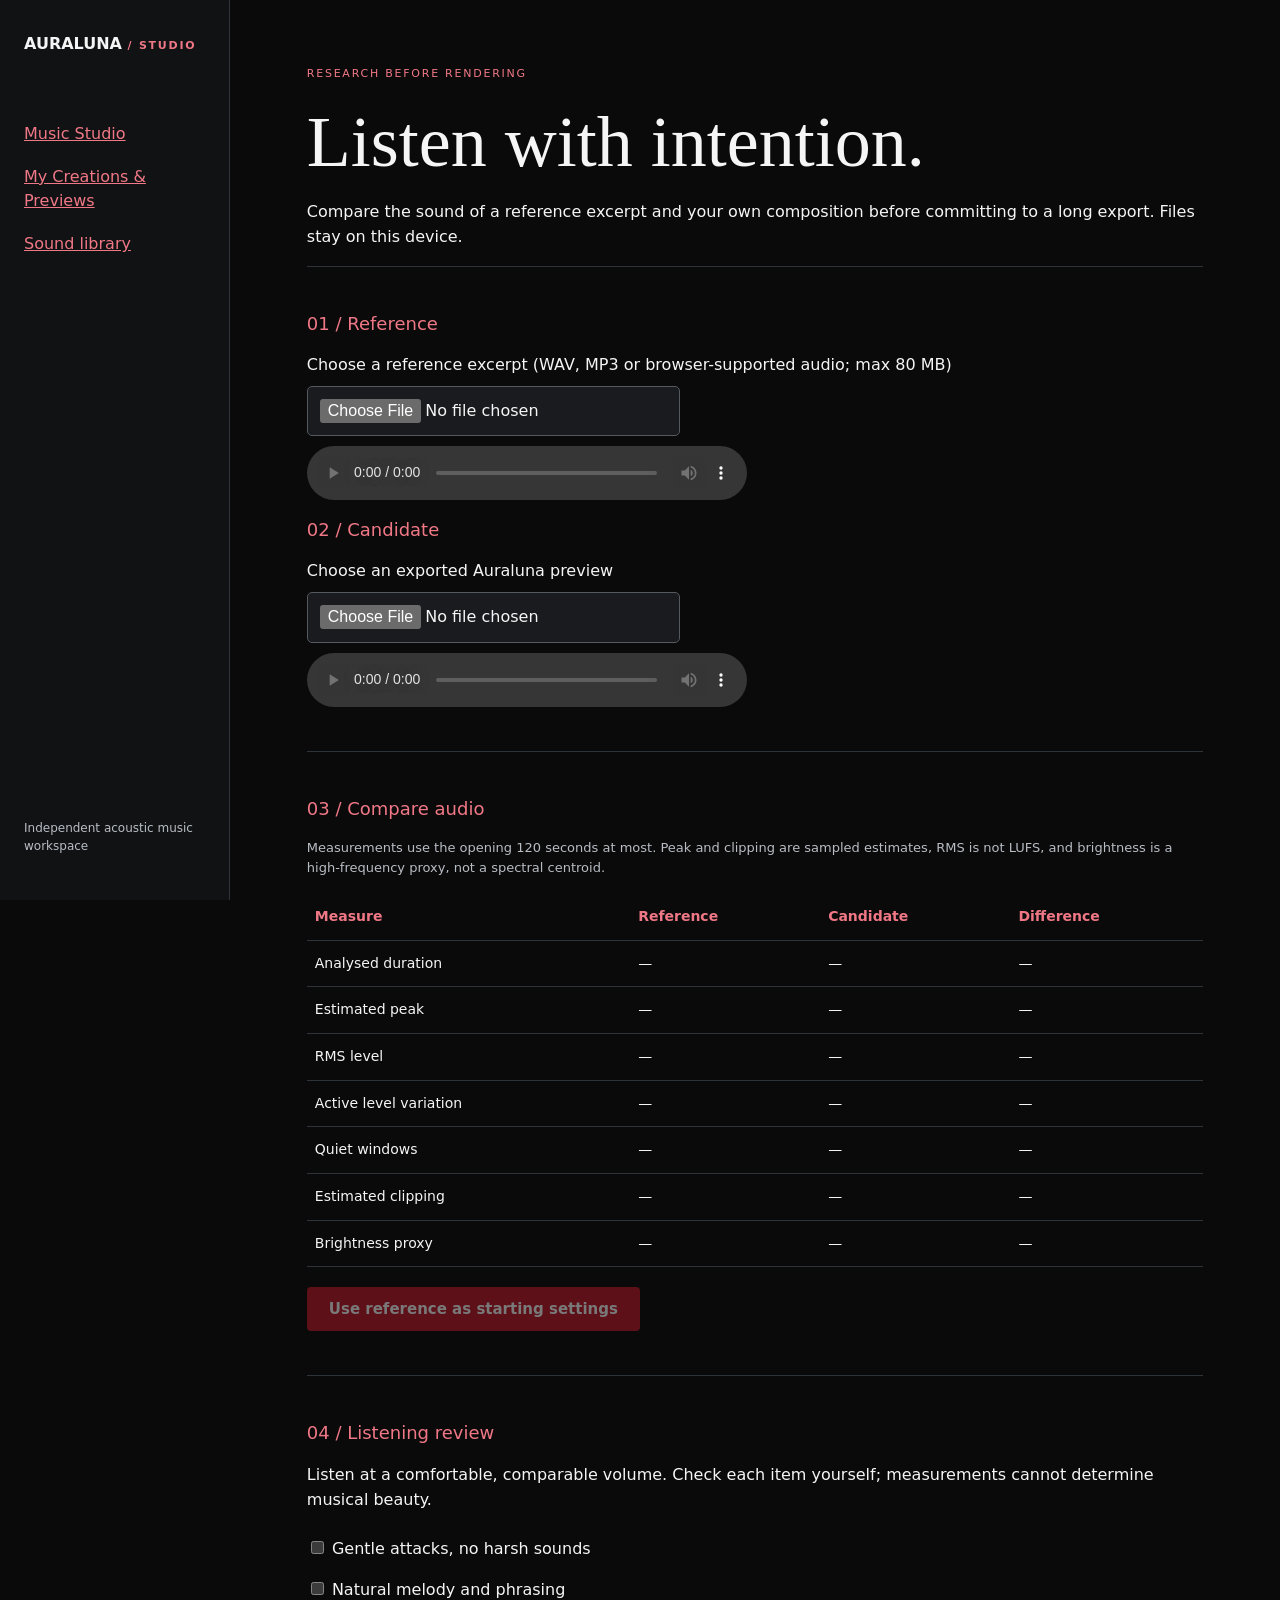
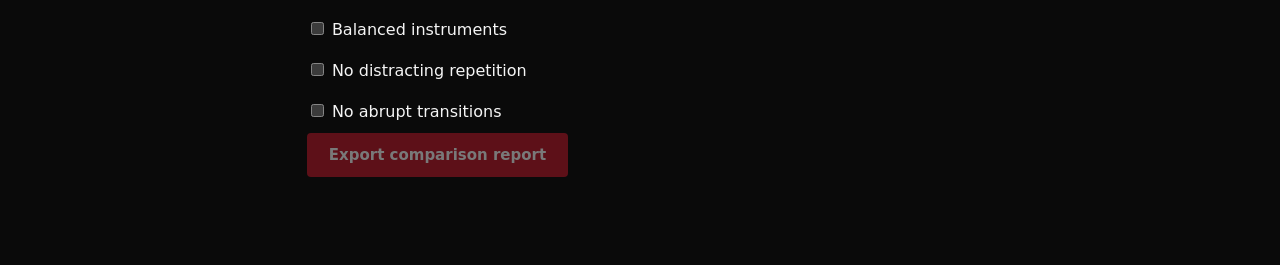
<file: reference.html>
<!doctype html><html lang="en"><head><meta charset="utf-8"><meta name="viewport" content="width=device-width,initial-scale=1"><title>Reference Studio — Auraluna</title><link rel="stylesheet" href="style.css"></head><body><aside><strong>AURALUNA <small> / STUDIO</small></strong><nav><a href="index.html">Music Studio</a><a href="index.html#listen">My Creations &amp; Previews</a><a href="library.html">Sound library</a></nav><p>Independent acoustic music workspace</p></aside><main><header><span>RESEARCH BEFORE RENDERING</span><h1>Listen with intention.</h1><p>Compare the sound of a reference excerpt and your own composition before committing to a long export. Files stay on this device.</p></header><section><h2>01 / Reference</h2><label>Choose a reference excerpt (WAV, MP3 or browser-supported audio; max 80 MB)<input id="ref" type="file" accept="audio/*"></label><audio id="ref-player" controls hidden></audio><p id="ref-status" role="status"></p><h2>02 / Candidate</h2><label>Choose an exported Auraluna preview<input id="candidate" type="file" accept="audio/*"></label><audio id="candidate-player" controls hidden></audio><p id="candidate-status" role="status"></p></section><section><h2>03 / Compare audio</h2><p class="hint">Measurements use the opening 120 seconds at most. Peak and clipping are sampled estimates, RMS is not LUFS, and brightness is a high-frequency proxy, not a spectral centroid.</p><div id="comparison"></div><button id="brief" disabled>Use reference as starting settings</button><p id="brief-status" role="status"></p></section><section><h2>04 / Listening review</h2><p>Listen at a comfortable, comparable volume. Check each item yourself; measurements cannot determine musical beauty.</p><div id="checks"></div><button id="report" disabled>Export comparison report</button></section></main><script type="module" src="src/reference-page.mjs"></script></body></html>
</file>
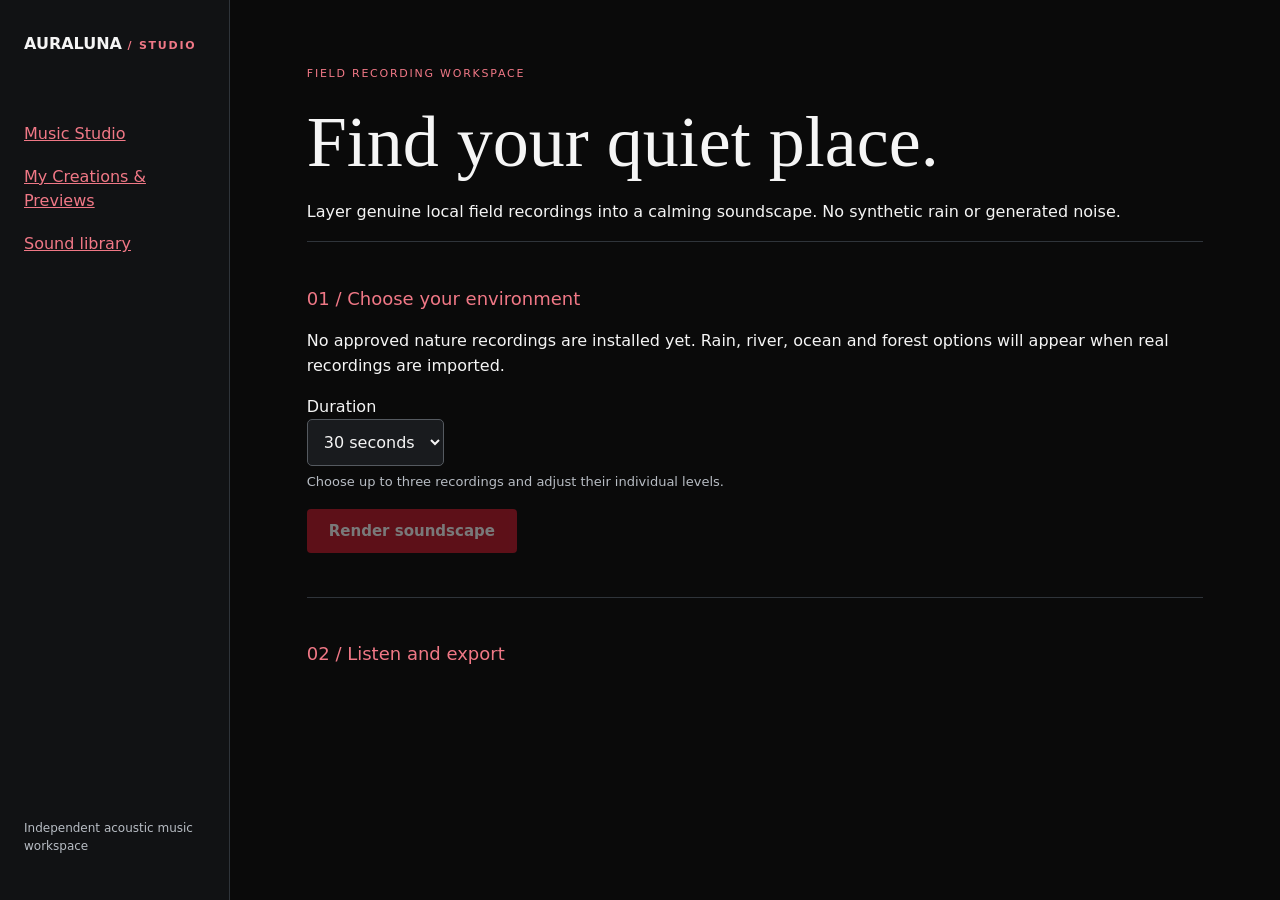
<file: soundscape.html>
<!doctype html><html lang="en"><head><meta charset="utf-8"><meta name="viewport" content="width=device-width,initial-scale=1"><title>Nature Soundscape — Auraluna</title><link rel="stylesheet" href="style.css"></head><body><aside><strong>AURALUNA <small> / STUDIO</small></strong><nav><a href="index.html">Music Studio</a><a href="index.html#listen">My Creations &amp; Previews</a><a href="library.html">Sound library</a></nav><p>Independent acoustic music workspace</p></aside><main><header><span>FIELD RECORDING WORKSPACE</span><h1>Find your quiet place.</h1><p>Layer genuine local field recordings into a calming soundscape. No synthetic rain or generated noise.</p></header><section><h2>01 / Choose your environment</h2><div id="layers"></div><p id="empty" role="status">Loading recordings…</p><label>Duration<select id="duration"><option value="30">30 seconds</option><option value="60">1 minute</option><option value="180">3 minutes</option><option value="300">5 minutes</option></select></label><p class="hint">Choose up to three recordings and adjust their individual levels.</p><button id="generate" disabled>Render soundscape</button><p id="status" role="status"></p></section><section><h2>02 / Listen and export</h2><div id="output"></div></section></main><script type="module" src="src/soundscape-page.mjs"></script></body></html>
</file>
<file: style.css>
*{box-sizing:border-box}body{margin:0;background:#0a0a0a;color:#f5f5f5;font:16px/1.55 system-ui,sans-serif}aside{position:fixed;width:230px;inset:0 auto 0 0;border-right:1px solid #2f343a;padding:32px 24px;display:flex;flex-direction:column}aside small,header span{color:#f07886;letter-spacing:.16em;font-size:11px}nav{display:grid;gap:18px;margin-top:65px}a{color:#f07886}aside p{margin-top:auto;color:#b8bdc4;font-size:12px}main{margin-left:230px;max-width:1050px;padding:60px clamp(20px,6vw,90px)}h1{font:normal clamp(40px,6vw,72px)/1.05 Georgia,serif;margin:20px 0}h2{font-size:18px;font-weight:500;color:#f07886}section{padding:28px 0;border-top:1px solid #2f343a}label{display:block}textarea,input,select{background:#191b1e;color:inherit;border:1px solid #555a60;border-radius:5px;padding:12px;font:inherit}textarea{width:100%;min-height:110px}.controls{display:flex;gap:20px;margin:20px 0;flex-wrap:wrap}select{display:block}fieldset{border:1px solid #2f343a;margin:20px 0}button{background:#f07886;color:#0a0a0a;border:0;padding:13px 22px;border-radius:4px;font:600 15px system-ui;cursor:pointer}button:disabled{opacity:.45;cursor:not-allowed}article{border-bottom:1px solid #2f343a;padding:16px 0}audio{display:block;width:100%;max-width:440px;margin:10px 0}a:focus-visible,button:focus-visible,input:focus-visible,select:focus-visible,textarea:focus-visible{outline:2px solid #f07886}@media(max-width:700px){aside{position:static;width:auto;padding:18px;border:0}nav{display:flex;flex-wrap:wrap;margin-top:20px}aside p{display:none}main{margin:0;padding:24px}}
:root{color-scheme:dark;accent-color:#f07886}fieldset{padding:18px;border-radius:8px}legend{color:#f07886;padding:0 8px}.moods{display:flex;flex-wrap:wrap;gap:9px}.moods label{position:relative}.moods input{position:absolute;opacity:0;width:100%;height:100%;margin:0;cursor:pointer}.moods span{display:block;border:1px solid #555a60;padding:9px 15px;border-radius:5px}.moods input:checked+span{background:#f07886;color:#0a0a0a;border-color:#f07886}.moods input:focus-visible+span{outline:2px solid #f07886;outline-offset:3px}.instrument-grid{display:grid;grid-template-columns:repeat(auto-fit,minmax(160px,1fr));gap:10px}.instrument-grid label{padding:10px;background:#191b1e;border:1px solid #2f343a;border-radius:5px}.instrument-grid input{margin-right:8px}.instrument-grid label:has(input:disabled){opacity:.55}.hint{font-size:13px;color:#b8bdc4;margin:6px 0 16px}.range-label{display:flex;justify-content:space-between;margin-top:20px}input[type=range]{width:100%;padding:0}.summary{background:#191b1e;border-left:3px solid #f07886;padding:16px 20px;margin:24px 0}.summary small{color:#f07886;letter-spacing:.14em}.summary p{margin:7px 0 0}article button{margin:4px 8px 4px 0}button{transition:filter .15s}button:hover:not(:disabled){filter:brightness(1.1)}@media(prefers-reduced-motion:reduce){button{transition:none}}
.primary-link{display:inline-block;background:#f07886;color:#0a0a0a;text-decoration:none;font-weight:650;padding:13px 22px;border-radius:4px;margin:16px 0 26px}nav a[aria-current=page]{color:#f07886;text-decoration:none;font-weight:650}

.library-main{max-width:1450px}.library-stats{display:grid;grid-template-columns:repeat(auto-fit,minmax(145px,1fr));gap:12px}.library-stats div{background:#191b1e;border:1px solid #2f343a;padding:18px;border-radius:8px}.library-stats strong{display:block;font-size:32px;color:#f07886;font-weight:500}.library-stats span{font-size:13px;color:#b8bdc4}.library-filters{gap:12px;align-items:end}.library-filters input,.library-filters select{display:block;max-width:100%;width:100%}.record-grid{display:grid;grid-template-columns:repeat(auto-fit,minmax(min(100%,280px),1fr));gap:16px}.record-card{min-width:0;background:#191b1e;border:1px solid #2f343a;padding:18px;border-radius:8px;overflow-wrap:anywhere}.record-card h3{margin:0;font:normal 22px Georgia,serif}.record-card p{font-size:13px;color:#b8bdc4}.record-card audio{max-width:100%}.record-card details{margin-top:12px;font-size:13px}.record-card summary{cursor:pointer}.record-card button{font-size:13px;padding:9px 12px}.pagination{display:flex;align-items:center;justify-content:center;gap:16px;margin:24px 0}

.comparison-table{width:100%;border-collapse:collapse;font-size:14px}.comparison-table th,.comparison-table td{padding:12px 8px;border-bottom:1px solid #2f343a;text-align:left;overflow-wrap:anywhere}.comparison-table th{color:#f07886}#comparison{overflow-x:auto;margin-bottom:20px}#checks label{padding:8px 0}input[type=file]{display:block;max-width:100%;margin:8px 0}aside{overflow-y:auto}

.mix-track{display:grid;grid-template-columns:1fr 1fr 1fr;gap:12px;align-items:center;padding:12px 0;border-bottom:1px solid #2f343a}.mix-track label{font-size:13px}@media(max-width:600px){.mix-track{grid-template-columns:1fr}.mix-track input{max-width:100%}}

.mix-track{grid-template-columns:minmax(120px,1fr) repeat(3,minmax(90px,1fr)) auto auto}.mix-track output{display:block;color:#f07886;font-variant-numeric:tabular-nums}.mix-track input[type=checkbox]{accent-color:#f07886}@media(max-width:850px){.mix-track{grid-template-columns:repeat(2,minmax(0,1fr))}.mix-track strong{grid-column:1/-1}}#remix-result[hidden]{display:none}

/* Auraluna — jet black / smoke grey / cherry red */
:root{--jet-black:#0a0a0a;--smoke-grey:#2f343a;--cherry-red:#c2182b;--accent-text:#f07886;accent-color:var(--cherry-red)}
aside{background:#111214}button,.primary-link,.moods input:checked+span{background:var(--cherry-red);color:#fff;border-color:var(--cherry-red)}button:hover:not(:disabled),.primary-link:hover{background:#a31224;filter:none}nav a[aria-current=page]{color:var(--accent-text);border-left:3px solid var(--cherry-red);padding-left:12px}.summary{border-left-color:var(--cherry-red)}.mix-track input[type=checkbox]{accent-color:var(--cherry-red)}fieldset,.record-card,.library-stats div{border-color:#42464b}input[type=range],progress{accent-color:var(--cherry-red)}
</file>
<file: src/v9-studio.css>
.v9-main{max-width:1120px}.v9-status{display:inline-block;border:1px solid #42464b;padding:6px 12px;color:#b8bdc4;font-size:12px;letter-spacing:.04em}.v9-track{display:grid;grid-template-columns:minmax(120px,1fr) minmax(100px,2fr) 70px;gap:16px;align-items:center;border-bottom:1px solid #2f343a;padding:12px 0}.v9-track output{text-align:right;font-variant-numeric:tabular-nums;color:#f07886}.v9-track input:disabled{opacity:.35}.v9-settings{display:grid;grid-template-columns:repeat(auto-fit,minmax(150px,1fr));gap:16px;margin:20px 0}.v9-settings input,.v9-settings select{display:block;width:100%;min-width:0}.v9-nature{margin-top:20px}.v9-actions{display:flex;flex-wrap:wrap;gap:10px}.v9-secondary{background:#2f343a;border:1px solid #555a60}.v9-secondary:hover:not(:disabled){background:#42464b}#feedback{min-height:1.6em;color:#f07886}.v9-main [hidden]{display:none!important}@media(max-width:480px){.v9-track{grid-template-columns:minmax(100px,1fr) minmax(60px,1fr) 50px;gap:8px}.v9-actions button{width:100%}}
.v9-result{padding:24px;border:1px solid #42464b;border-radius:14px;margin:16px 0;background:#1c1e22}.v9-result audio{display:block;margin:16px 0}.v9-download{display:inline-block;background:#bd233b;color:#fff!important;padding:12px 20px;border-radius:8px;text-decoration:none;font-weight:600}.v9-main details{margin:16px 0}.v9-main summary{cursor:pointer;color:#b8bdc4;padding:8px 0}.v9-main details button{margin:6px 8px 6px 0}
.v9-timing{display:flex;flex-wrap:wrap;gap:16px;margin:16px 0;color:#b8bdc4;font-size:13px}.v9-timing strong{display:block;color:#fff;font-size:16px;margin-top:4px}#production-progress{width:100%;height:8px;accent-color:#bd233b}.v9-history{display:grid;gap:8px}.v9-saved{display:flex;align-items:center;justify-content:space-between;gap:12px;padding:12px;border:1px solid #42464b;border-radius:9px}.v9-saved p{font-size:12px;color:#b8bdc4;margin:4px 0}.v9-saved button{flex-shrink:0}
.v9-waveform{margin:12px 0;display:grid;gap:8px}.v9-waveform canvas{display:block;width:100%;height:84px;border-radius:8px;cursor:pointer}.v9-waveform input[type=range]{width:100%;accent-color:#e16172}.v9-waveform .hint{margin:0;font-size:.85rem;opacity:.8}
</file>
